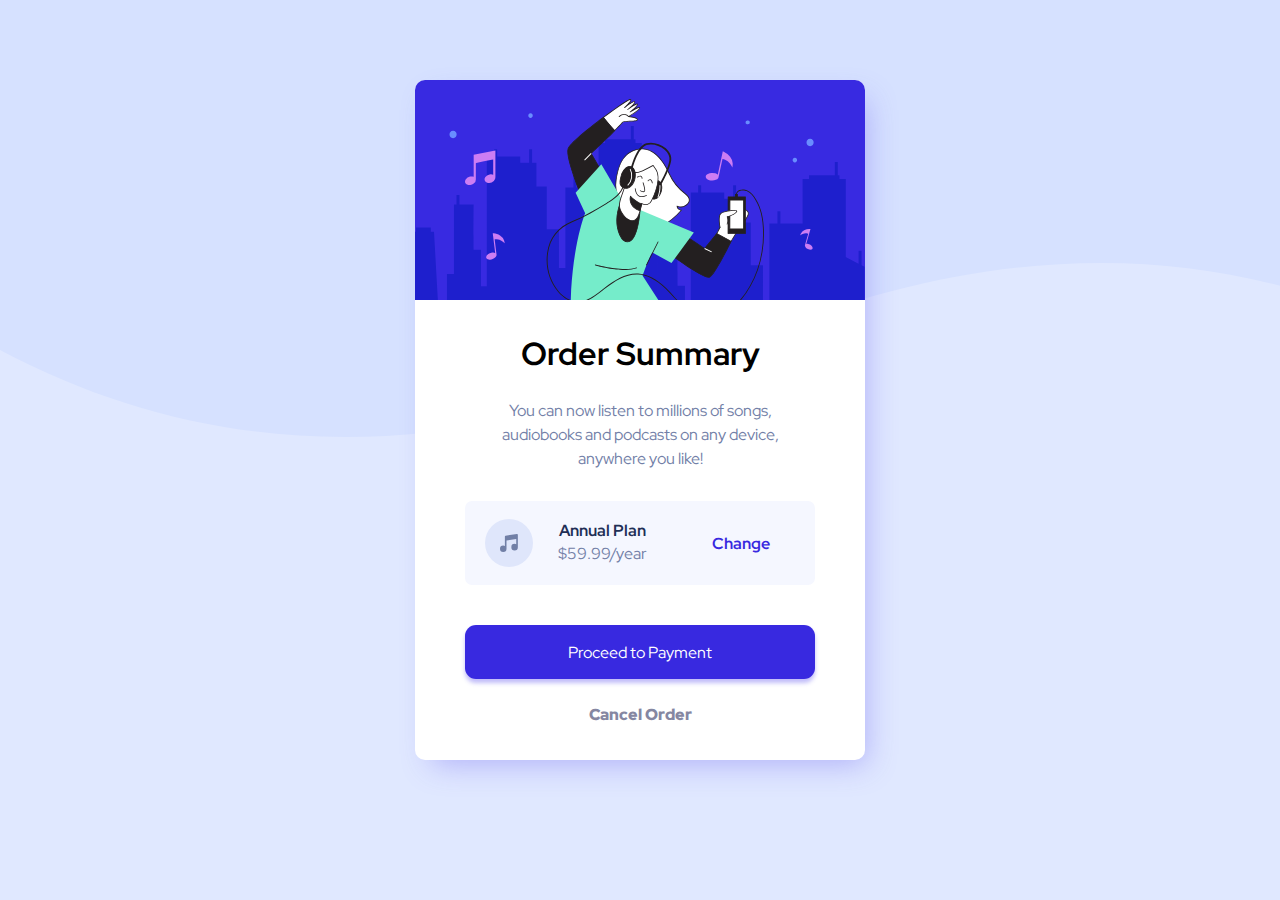
<file: index.html>
<!DOCTYPE html>
<html lang="en" dir="ltr">
  <head>
    <meta charset="utf-8">
    <title>Order Summary</title>
    <link rel="icon" href="images/favicon-32x32.png">
    <link rel="stylesheet" href="css/style.css">
    <link rel="preconnect" href="https://fonts.googleapis.com">
    <link rel="preconnect" href="https://fonts.gstatic.com" crossorigin>
    <link href="https://fonts.googleapis.com/css2?family=Red+Hat+Display:ital,wght@0,500;0,900;1,700&display=swap" rel="stylesheet">
  </head>
  <body>
    <main>
        <div class="pic"></div>
        <div class="summary">
          <h1>Order Summary</h1>
          <p>You can now listen to millions of songs, audiobooks and podcasts on any
          device, anywhere you like!</p>
        </div>
        <div class="box-plan">
          <img class="music" src="images/icon-music.svg" alt="icon-music">
          <div class="box-value">
            <h2>Annual Plan</h2>
            <p class="value">$59.99/year</p>
          </div>
          <a class="change" href="#">Change</a>
        </div>
        <div class="footer">
          <a class="btn" href="#">Proceed to Payment</a>
          <a class="cancel" href="#">Cancel Order</a>
        </div>
    </div>
  </main>
</html>
</file>
<file: css/style.css>
body{
  background-image: url("../images/pattern-background-desktop.svg");
  background-repeat: repeat-x;
  background-color: hsl(225, 100%, 94%);
  padding: 0;
  margin: 0;
  box-sizing: border-box;
  text-align: center;
  font-family: 'Red Hat Display', sans-serif;
}


@media screen and (min-device-width: 800px) {

  a{
    text-decoration: none;
    font-size: 16px;
  }
  p{
    font-size: 16px;
    color:hsl(224, 23%, 55%);
  }

  main{
    margin: 80px auto;
    background-color: white;
    border-radius: 10px;
    width: 450px;
    height:680px;
    box-shadow: 9px 12px 30px -8px rgba(118,108,241,0.45);
  }

  .pic{
    background-image: url("../images/illustration-hero.svg");
    background-position: cover;
    height: 220px;
    border-top-left-radius:  10px;
    border-top-right-radius: 10px;
  }

  .summary{
    width: 300px;
    margin: 30px auto;
    line-height: 1.5;
  }

  .box-plan{
    display: flex;
    flex-direction: row;
    align-items: center;
    margin-left: 50px;
    margin-right: 50px;
    border-radius: 7px;
    background-color: hsl(225, 100%, 98%);
    padding: 5px 20px 5px 20px;

  }

  h2{
    color:hsl(223, 47%, 23%);
    margin-left: 15px;
    margin-bottom: 0;
    font-size: 16px;
  }


  .box-value{
    display: flex;
    flex-direction: column;
    align-items: center;
    margin: 0;
    text-align: left;

  }

  .value{
    margin-top: 2px;
    margin-left: 15px;
  }

  .music{
    margin-right: 10px;
  }

  .change{
    color:hsl(245, 75%, 52%);
    font-weight: 700;
    margin-left: 65px;
  }

  .change:hover{
    color:#766CF1;
  }


  .cancel{
    color: #8587A2;
    font-weight: 900;
  }

  .cancel:hover{
    color: hsl(223, 47%, 23%);
  }


  .footer{
    display: flex;
    flex-direction: column;
    justify-content: space-between;
    margin-left: 50px;
    margin-right: 50px;
    margin-top: 40px;
  }

  .btn {
    -webkit-border-radius: 11;
    -moz-border-radius: 11;
    border-radius: 11px;
    color: #ffffff;
    background: hsl(245, 75%, 52%);
    padding: 17px 40px 16px 40px;
    text-decoration: none;
    margin-bottom:25px;
    box-shadow: 0px 4px 4px rgba(118,108,241,0.45);
  }

  .btn:hover {
    background: #766CF1;
    text-decoration: none;
  }
}

@media screen and (max-device-width: 700px) {
  main{
    margin: 180px auto;
    background-color: white;
    border-radius: 50px;
    width: 80%;
    height: 80vh;
    box-shadow: 9px 12px 30px -8px rgba(118,108,241,0.45);

  }


  .pic{
    background-image: url("../images/illustration-hero.svg");
    background-size: contain;
    background-repeat: no-repeat;
    height: 400px;
    border-top-left-radius:  50px;
    border-top-right-radius: 50px;
  }

  .summary{
    width: 79%;
    margin: 30px auto;
    line-height: 1.5;
    font-size: 2.3vh;
    color:hsl(224, 23%, 55%);

  }

  h1{
    font-size: 3.2vh;
    color:hsl(223, 47%, 23%);
  }

  .box-plan{
    display: flex;
    flex-direction: row;
    align-items: center;
    width:70%;
    margin: 80px auto;
    font-size: 1.8vh;
    border-radius: 30px;
    background-color: hsl(225, 100%, 98%);
    padding: 5px 50px 5px 50px;


  }

  h2{
    color:hsl(223, 47%, 23%);
    margin-left: 23.250px;
    margin-bottom: 0;
    font-size: 1.9vh;

  }

  .music{
    width: 20%;
  }

  .change{
    color:hsl(245, 75%, 52%);
    font-weight: 700;
    margin-left: 5vh;
  }

  .box-value{
    display: flex;
    flex-direction: column;
    align-items: center;
    margin: 0;
    text-align: left;

  }

  a{
    text-decoration: none;
  }

  .value{
    margin-top: 2px;
  }


  .change:hover{
    color:#766CF1;
  }

  .cancel{
    color: #8587A2;
  }

  .cancel:hover{
    color: hsl(223, 47%, 23%);
  }

  .footer{
    display: flex;
    flex-direction: column;
    justify-content: space-between;
    font-size: 2.5vh;
    font-weight: 700;

  }

  .btn {
    -webkit-border-radius: 11;
    -moz-border-radius: 11;
    border-radius: 30px;
    color: #ffffff;
    background: hsl(245, 75%, 52%);
    padding: 30px 50px 30px 50px;
    text-decoration: none;
    margin: 10px auto 40px;
    box-shadow: 0px 30px 20px rgba(118,108,241,0.25);
    width:70%;

  }

  .btn:hover {
    background: #766CF1;
    text-decoration: none;
  }


}
</file>
